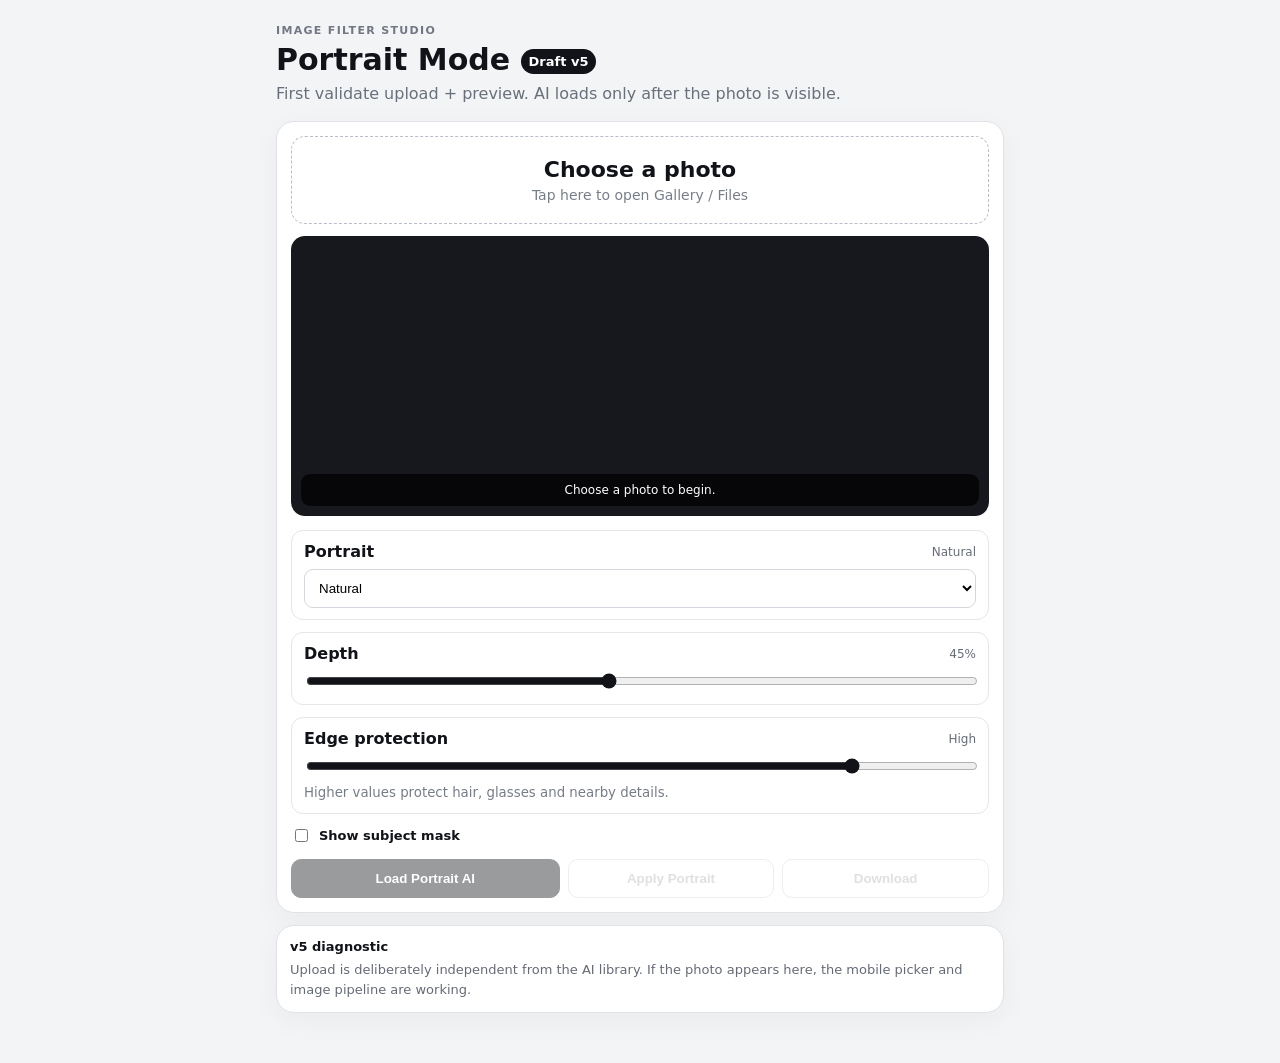
<file: index.html>
<!doctype html>
<html lang="en">
<head>
<meta charset="utf-8">
<meta name="viewport" content="width=device-width,initial-scale=1,viewport-fit=cover">
<title>Portrait Mode Draft v5</title>
<link rel="stylesheet" href="style.css?v=5">
</head>
<body>
<main class="app">
<header>
  <div class="eyebrow">IMAGE FILTER STUDIO</div>
  <h1>Portrait Mode <span>Draft v5</span></h1>
  <p>First validate upload + preview. AI loads only after the photo is visible.</p>
</header>

<section class="card">
  <div class="picker">
    <input id="fileInput" type="file" accept="image/*">
    <div class="picker-content">
      <strong>Choose a photo</strong>
      <span>Tap here to open Gallery / Files</span>
    </div>
  </div>

  <div class="preview-wrap">
    <canvas id="preview"></canvas>
    <div id="status" class="status">Choose a photo to begin.</div>
  </div>

  <div class="controls">
    <div class="control">
      <div class="row"><b>Portrait</b><span id="presetValue">Natural</span></div>
      <select id="preset">
        <option value="natural">Natural</option>
        <option value="studio">Studio</option>
        <option value="warm">Warm</option>
        <option value="cool">Cool</option>
        <option value="dramatic">Dramatic</option>
        <option value="bw">B&W</option>
      </select>
    </div>
    <div class="control">
      <div class="row"><b>Depth</b><span id="depthValue">45%</span></div>
      <input id="depth" type="range" min="0" max="100" value="45">
    </div>
    <div class="control">
      <div class="row"><b>Edge protection</b><span id="edgeValue">High</span></div>
      <input id="edge" type="range" min="0" max="100" value="82">
      <small>Higher values protect hair, glasses and nearby details.</small>
    </div>
    <label class="check"><input id="showMask" type="checkbox"> Show subject mask</label>
  </div>

  <div class="actions">
    <button id="loadAI" class="primary" disabled>Load Portrait AI</button>
    <button id="process" disabled>Apply Portrait</button>
    <button id="download" disabled>Download</button>
  </div>
</section>

<section class="notes">
  <b>v5 diagnostic</b>
  <p>Upload is deliberately independent from the AI library. If the photo appears here, the mobile picker and image pipeline are working.</p>
</section>
</main>
<script src="app.js?v=5"></script>
</body>
</html>
</file>
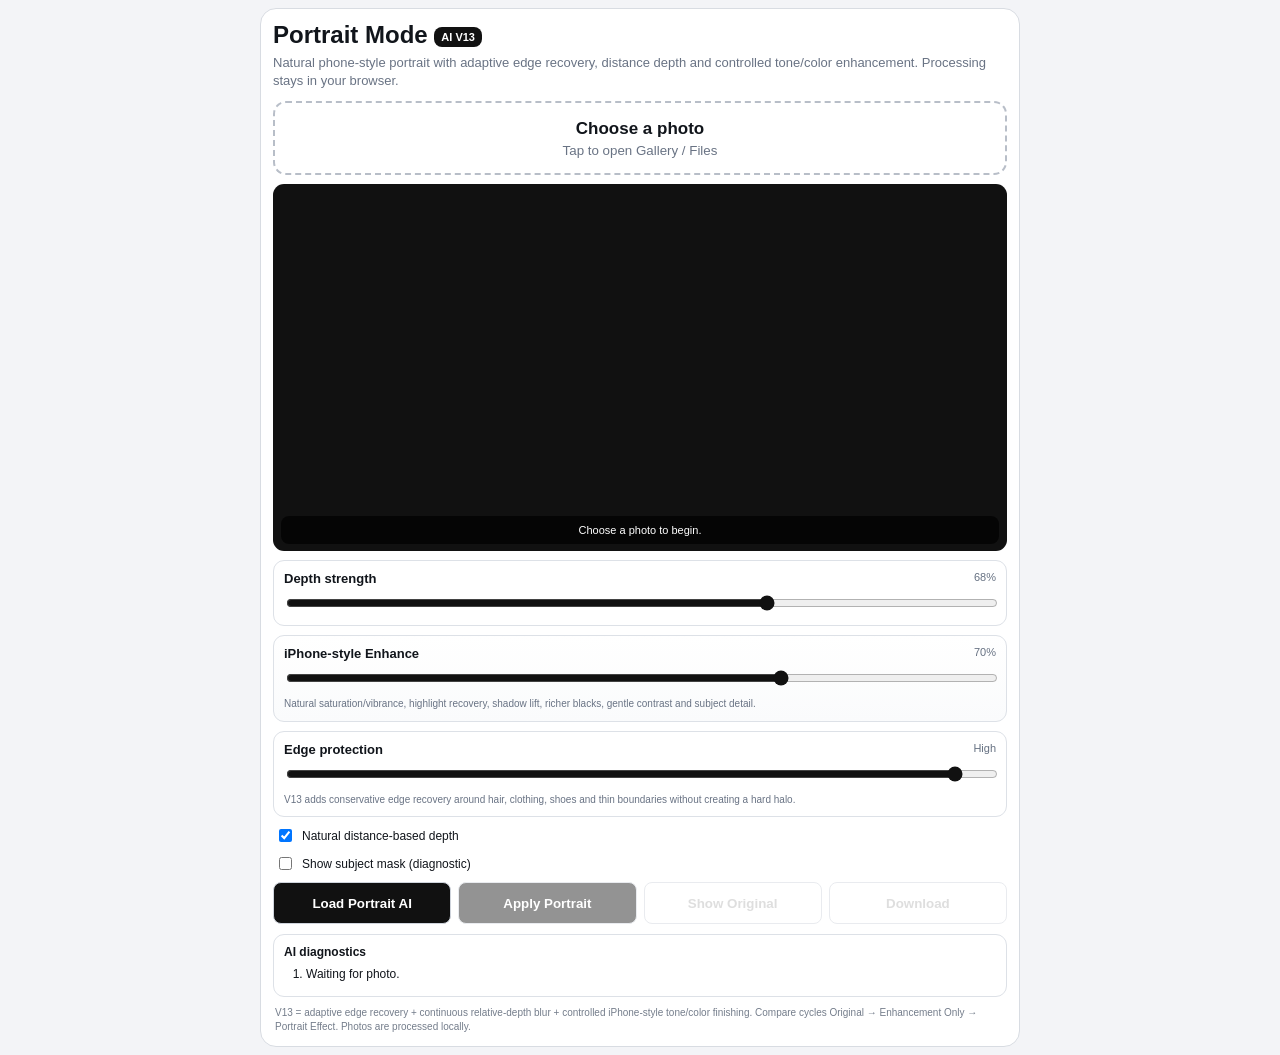
<file: portrait/index.html>
<!doctype html>
<html lang="en">
<head>
<meta charset="utf-8">
<meta name="viewport" content="width=device-width,initial-scale=1,viewport-fit=cover">
<title>Portrait Mode AI V13</title>
<link rel="stylesheet" href="portrait.css">
</head>
<body>
<main class="card">
<header>
  <h1>Portrait Mode <span>AI V13</span></h1>
  <p>Natural phone-style portrait with adaptive edge recovery, distance depth and controlled tone/color enhancement. Processing stays in your browser.</p>
</header>

<label class="file-box">
  <input id="portraitFile" type="file" accept="image/*">
  <div><strong>Choose a photo</strong><small>Tap to open Gallery / Files</small></div>
</label>

<div class="preview">
  <canvas id="canvas"></canvas>
  <div id="status">Choose a photo to begin.</div>
</div>

<section class="panel">
  <div class="row"><b>Depth strength</b><span id="depthValue">68%</span></div>
  <input id="depth" type="range" min="0" max="100" value="68">
</section>

<section class="panel enhance-panel">
  <div class="row"><b>iPhone-style Enhance</b><span id="enhanceValue">70%</span></div>
  <input id="enhance" type="range" min="0" max="100" value="70">
  <small class="hint">Natural saturation/vibrance, highlight recovery, shadow lift, richer blacks, gentle contrast and subject detail.</small>
</section>

<section class="panel">
  <div class="row"><b>Edge protection</b><span id="edgeValue">Very High</span></div>
  <input id="edge" type="range" min="0" max="100" value="95">
  <small class="hint">V13 adds conservative edge recovery around hair, clothing, shoes and thin boundaries without creating a hard halo.</small>
</section>

<label class="check"><input id="depthAI" type="checkbox" checked> Natural distance-based depth</label>
<label class="check"><input id="showMask" type="checkbox"> Show subject mask (diagnostic)</label>

<div class="buttons">
  <button id="load">Load Portrait AI</button>
  <button id="apply" disabled>Apply Portrait</button>
  <button id="compare" disabled>Show Original</button>
  <button id="download" disabled>Download</button>
</div>

<section class="diagnostic">
  <b>AI diagnostics</b>
  <ol id="diag"><li>Waiting for photo.</li></ol>
</section>

<p class="note">V13 = adaptive edge recovery + continuous relative-depth blur + controlled iPhone-style tone/color finishing. Compare cycles Original → Enhancement Only → Portrait Effect. Photos are processed locally.</p>
</main>
<script type="module" src="portrait-upload.js"></script>
</body>
</html>
</file>
<file: style.css>
*{box-sizing:border-box}
:root{font-family:Inter,system-ui,-apple-system,BlinkMacSystemFont,"Segoe UI",sans-serif;color:#111318;background:#f3f4f6}
body{margin:0;min-height:100vh}.app{width:min(760px,100%);margin:auto;padding:24px 16px 50px}
header{margin-bottom:16px}.eyebrow{font-size:11px;font-weight:800;letter-spacing:.12em;color:#727783}
h1{margin:5px 0;font-size:30px}h1 span{font-size:13px;vertical-align:middle;padding:5px 8px;border-radius:999px;background:#111318;color:#fff}
header p{margin:0;color:#68707b;line-height:1.45}.card,.notes{background:#fff;border:1px solid #e0e2e7;border-radius:18px;box-shadow:0 8px 30px #0000000a}.card{padding:14px}
.picker{position:relative;min-height:88px;border:1.5px dashed #b9bdc7;border-radius:14px;overflow:hidden;display:flex;align-items:center;justify-content:center;text-align:center}
.picker input{position:absolute;inset:0;width:100%;height:100%;opacity:0;z-index:5;cursor:pointer;font-size:40px}
.picker-content{pointer-events:none;display:grid;gap:5px}.picker strong{font-size:22px}.picker span{font-size:14px;color:#777e89}
.preview-wrap{position:relative;margin-top:12px;border-radius:14px;overflow:hidden;background:#16181d;min-height:280px;display:flex;align-items:center;justify-content:center}
#preview{display:block;max-width:100%;max-height:68vh;width:auto;height:auto}.status{position:absolute;left:10px;right:10px;bottom:10px;padding:9px 10px;border-radius:9px;background:#000b;color:#fff;font-size:12px;text-align:center;pointer-events:none}
.controls{display:grid;gap:12px;margin-top:14px}.control{padding:11px 12px;border:1px solid #e5e6ea;border-radius:12px}.row{display:flex;justify-content:space-between;align-items:center;margin-bottom:8px}.row span{font-size:12px;color:#666c77}
select,input[type=range]{width:100%}select{padding:10px;border:1px solid #d4d7de;border-radius:9px;background:#fff}input[type=range]{accent-color:#111318}small{display:block;margin-top:6px;color:#777d88;line-height:1.35}.check{font-size:13px;font-weight:650;display:flex;gap:8px;align-items:center}
.actions{display:grid;grid-template-columns:1.3fr 1fr 1fr;gap:8px;margin-top:14px}button{border:1px solid #d5d8df;background:#fff;border-radius:10px;padding:11px 9px;font-weight:750;cursor:pointer}button.primary{background:#111318;color:#fff;border-color:#111318}button:disabled{opacity:.42;cursor:not-allowed}
.notes{margin-top:12px;padding:13px;font-size:13px}.notes p{margin:6px 0 0;color:#656b76;line-height:1.5}
@media(max-width:520px){h1{font-size:26px}.actions{grid-template-columns:1fr 1fr}.actions button:first-child{grid-column:1/-1}}
</file>
<file: portrait/portrait.css>
*{box-sizing:border-box}
body{margin:0;background:#f3f4f7;font-family:Arial,sans-serif;color:#11151b}
.card{width:min(760px,calc(100% - 16px));margin:8px auto;padding:12px;border:1px solid #d8dce2;border-radius:16px;background:#fff}
h1{margin:0;font-size:24px}
h1 span{font-size:11px;background:#111;color:#fff;padding:4px 7px;border-radius:8px;vertical-align:middle}
header p{margin:5px 0 12px;color:#697384;font-size:13px;line-height:1.35}
.file-box{position:relative;min-height:74px;border:2px dashed #b8bec8;border-radius:13px;display:flex;align-items:center;justify-content:center;text-align:center;cursor:pointer;overflow:hidden}
.file-box input{position:absolute;inset:0;width:100%;height:100%;opacity:0;z-index:5;cursor:pointer}
.file-box div{display:grid;gap:4px;pointer-events:none}.file-box strong{font-size:17px}.file-box small,.hint{color:#697384}
.preview{position:relative;margin-top:9px;background:#111;border-radius:11px;overflow:hidden;min-height:150px}.preview canvas{display:block;width:100%;height:auto}.preview #status{position:absolute;left:8px;right:8px;bottom:7px;padding:8px 10px;border-radius:8px;background:rgba(0,0,0,.72);color:#fff;font-size:11px;text-align:center}
.panel{margin-top:9px;border:1px solid #dde1e7;border-radius:11px;padding:10px}.row{display:flex;justify-content:space-between;font-size:13px;margin-bottom:7px}.row span{color:#667182;font-size:11px}.panel input{width:100%;accent-color:#111}.hint{display:block;font-size:10px;margin-top:7px;line-height:1.35}
.check{display:flex;gap:7px;align-items:center;margin:9px 2px;font-size:12px}.buttons{display:grid;grid-template-columns:1fr 1fr 1fr 1fr;gap:7px}.buttons button{min-height:42px;border:1px solid #cfd4dc;border-radius:8px;background:#fff;font-weight:700;cursor:pointer}.buttons button:first-child,.buttons button:nth-child(2){background:#111;color:#fff}.buttons button:disabled{opacity:.45;cursor:not-allowed}
.diagnostic{margin-top:10px;padding:10px;border:1px solid #dde1e7;border-radius:11px;font-size:12px}.diagnostic ol{margin:7px 0 0;padding-left:22px}.diagnostic li{margin:4px 0;line-height:1.35}.ok{font-weight:700}.fail{font-weight:700}
.note{font-size:10px;color:#747d8b;margin:9px 2px 0;line-height:1.4}
@media(max-width:520px){.card{width:calc(100% - 10px);padding:10px;border-radius:14px}h1{font-size:23px}.buttons{grid-template-columns:1fr 1fr}.buttons button{font-size:12px}}

/* V10: compact compare button stays usable on phones */
@media (max-width: 560px) {
  .buttons { grid-template-columns: 1fr 1fr; }
  .buttons button { min-height: 44px; }
}

/* V13 */
.enhance-panel { background: linear-gradient(180deg,#fff,#fafbfc); }
</file>
